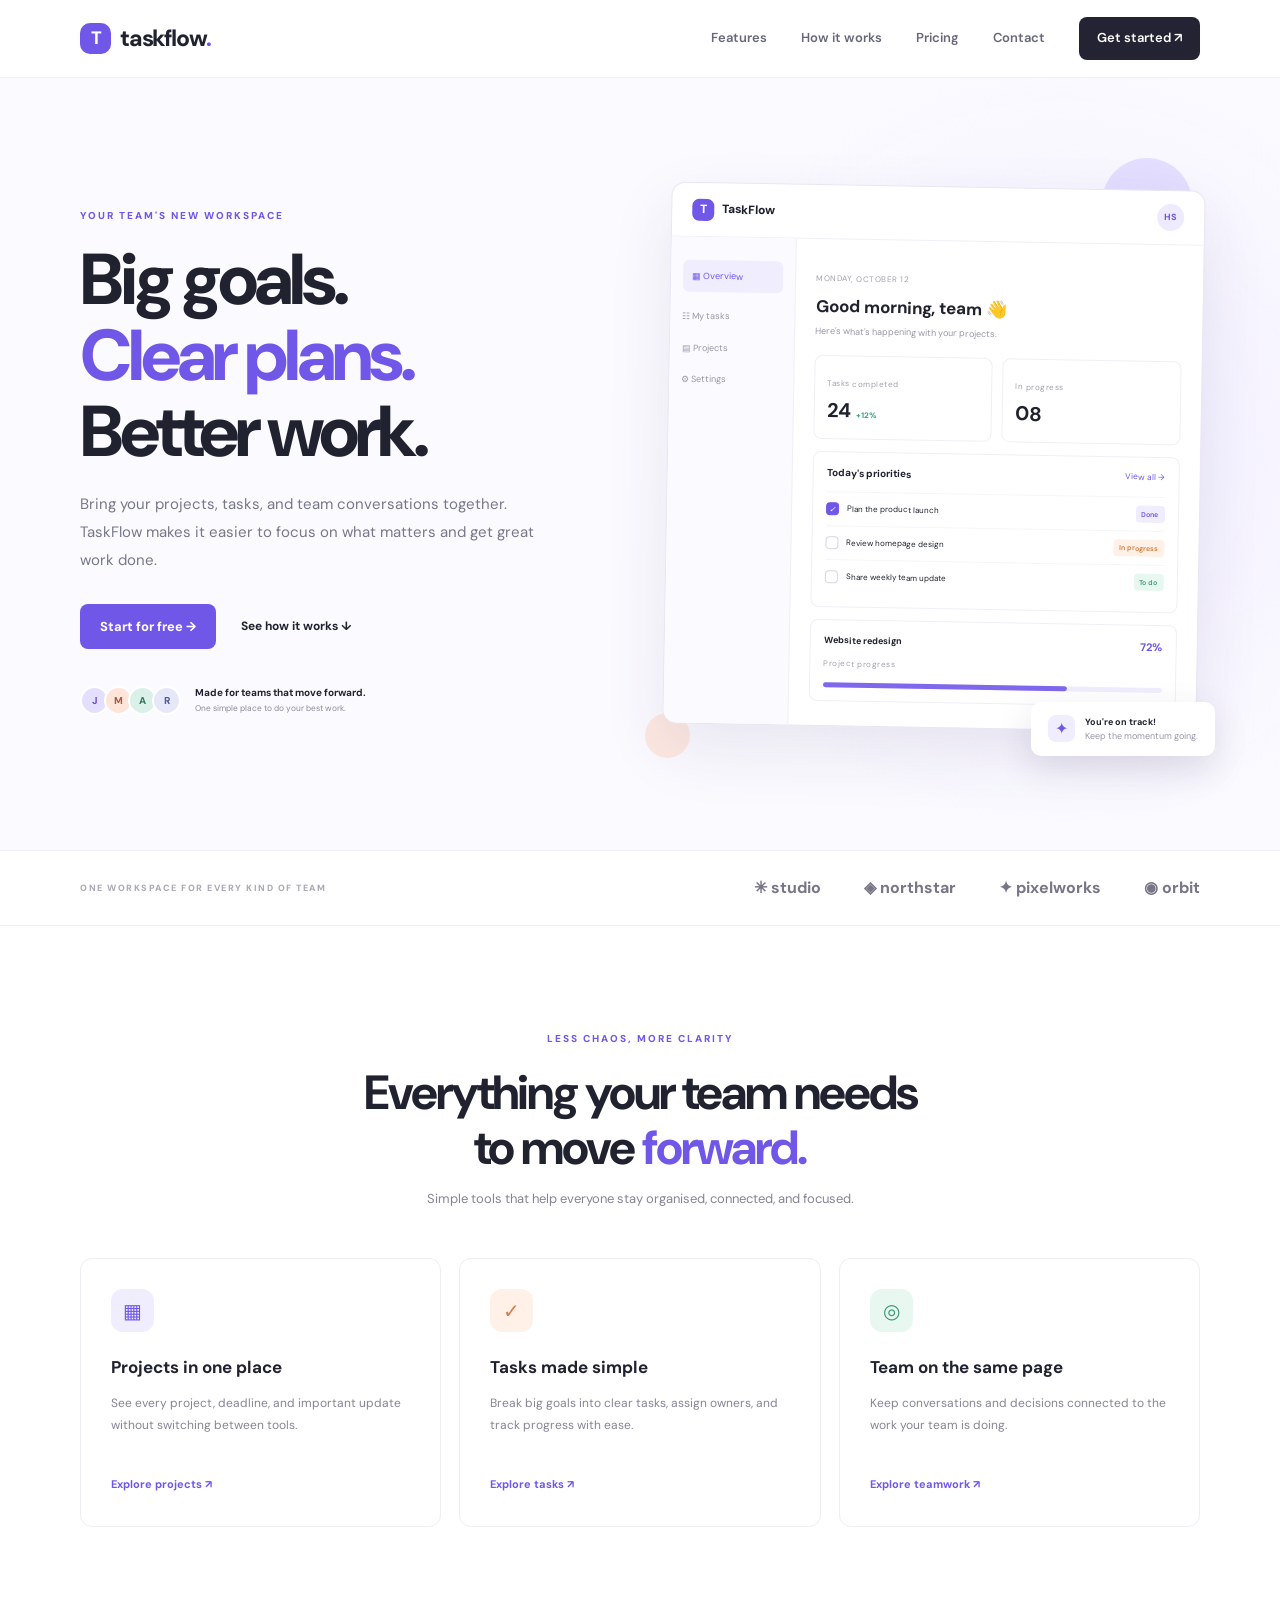
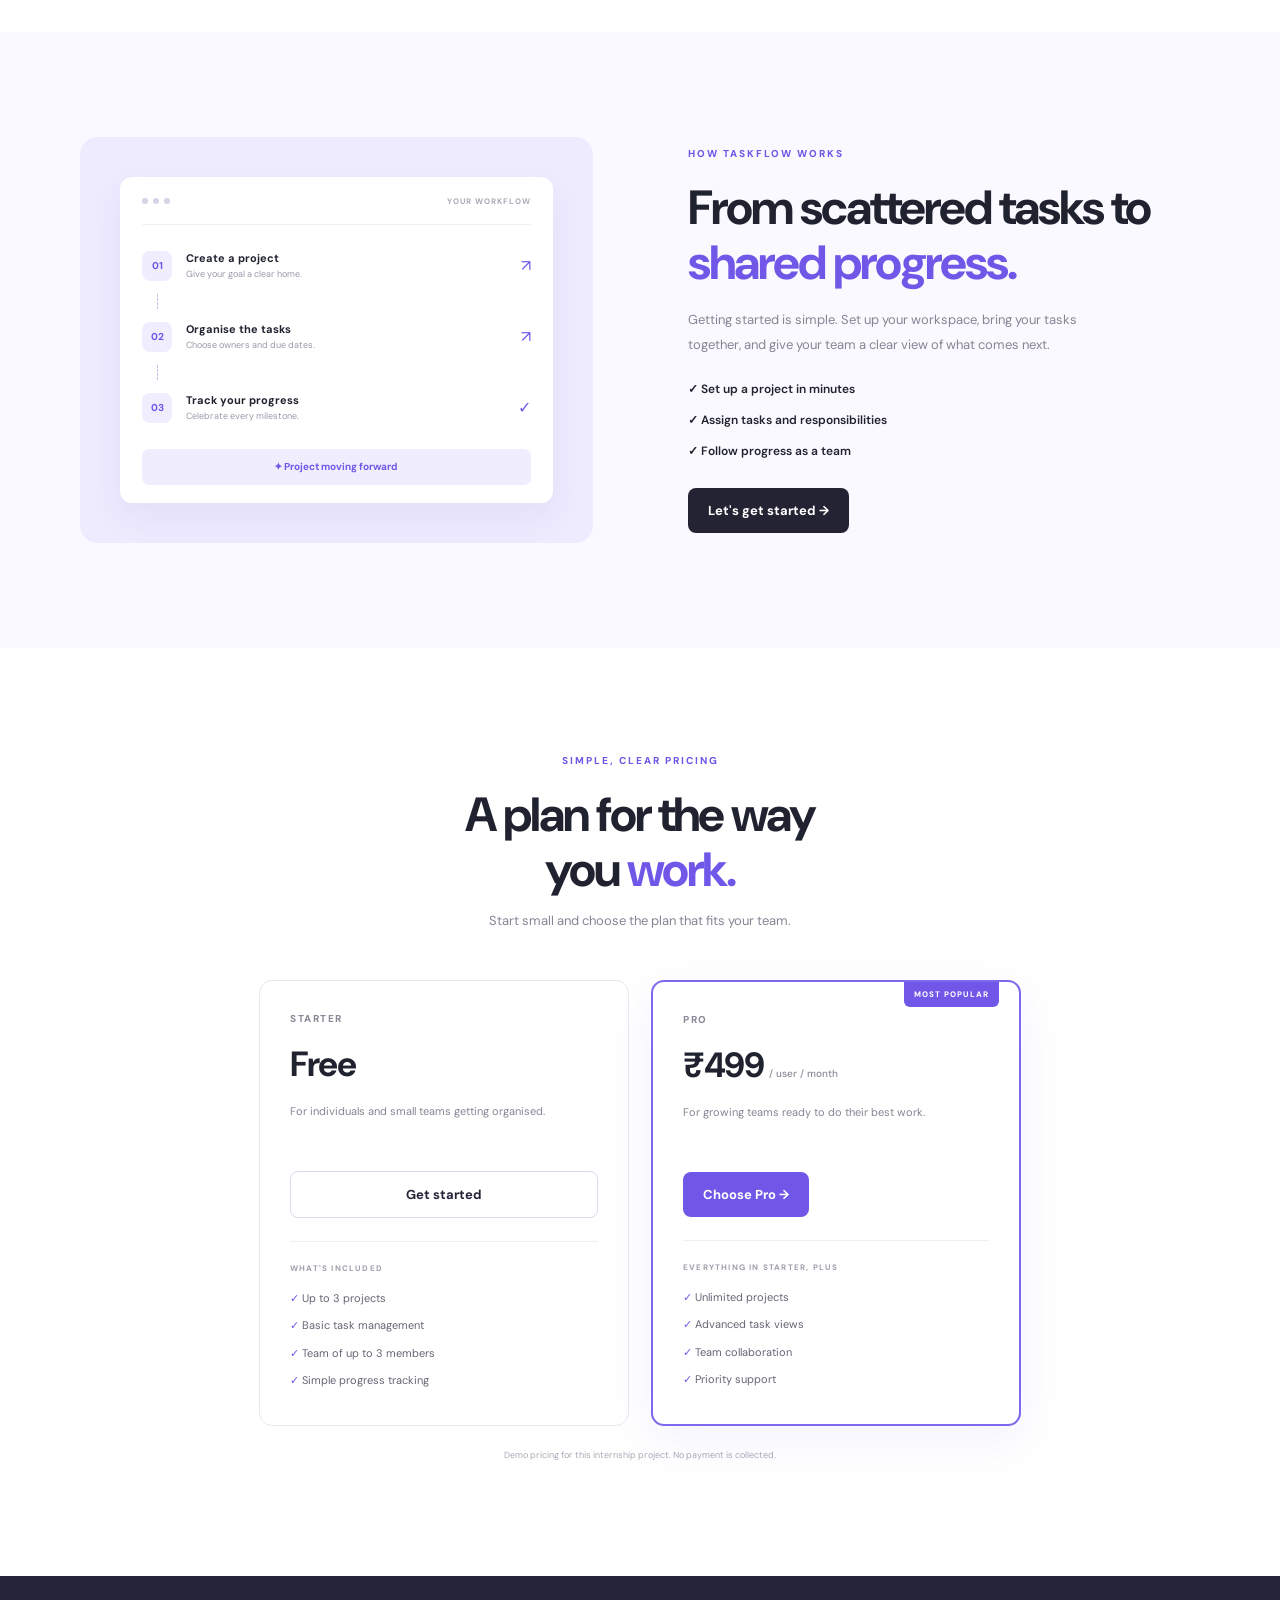
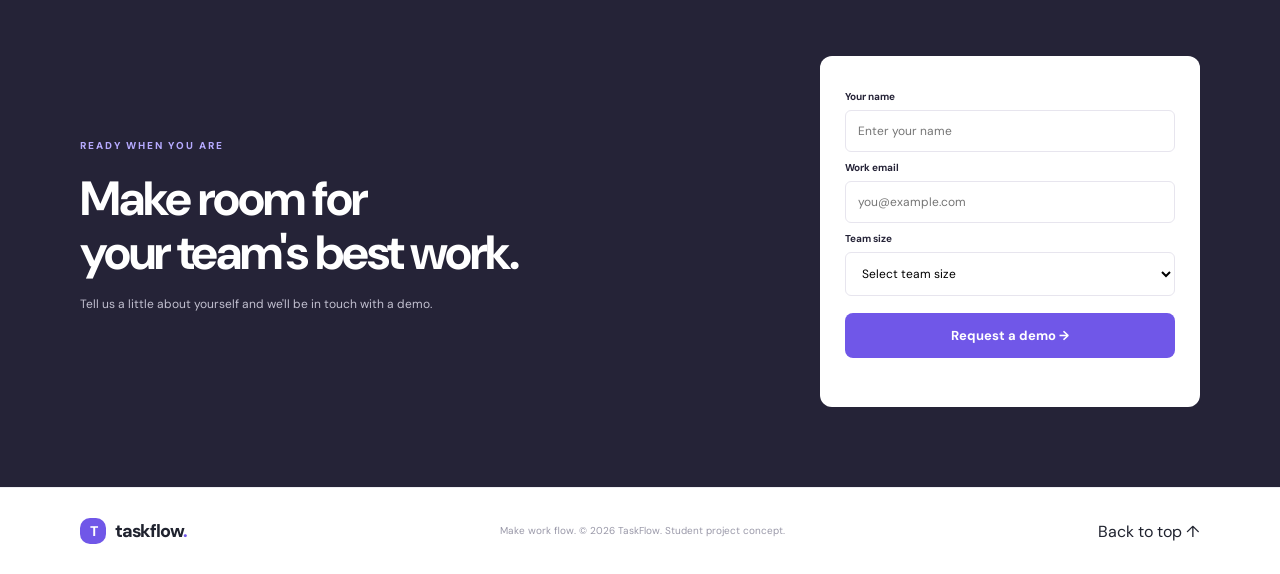
<file: index.html>
<!DOCTYPE html>
<html lang="en">
<head>
  <meta charset="UTF-8">
  <meta name="viewport" content="width=device-width, initial-scale=1.0">
  <meta name="description" content="TaskFlow helps teams plan projects, manage tasks, and work better together.">

  <title>TaskFlow — Work smarter together</title>

  <link rel="preconnect" href="https://fonts.googleapis.com">
  <link rel="preconnect" href="https://fonts.gstatic.com" crossorigin>

  <link href="https://fonts.googleapis.com/css2?family=DM+Sans:wght@400;500;600;700;800&display=swap" rel="stylesheet">

  <link rel="stylesheet" href="style.css">
<script src="script.js" defer></script>
</head>

<body>

  <!-- Navigation Bar -->
  <header class="site-header">
    <nav class="navbar container">

      <a class="brand" href="#home">
        <span class="brand-mark">T</span>
        taskflow<span class="brand-dot">.</span>
      </a>

      <button class="menu-toggle" id="menuToggle">
        ☰
      </button>

      <div class="nav-links" id="navLinks">
        <a href="#features">Features</a>
        <a href="#how-it-works">How it works</a>
        <a href="#pricing">Pricing</a>
        <a href="#contact">Contact</a>
        <a class="nav-cta" href="#contact">Get started ↗</a>
      </div>

    </nav>
  </header>

  <main>

    <!-- Hero Section -->
    <section class="hero section" id="home">

      <div class="container hero-grid">

        <div class="hero-copy">

          <div class="eyebrow">
            YOUR TEAM'S NEW WORKSPACE
          </div>

          <h1>
            Big goals.<br>
            <span>Clear plans.</span><br>
            Better work.
          </h1>

          <p class="hero-description">
            Bring your projects, tasks, and team conversations together.
            TaskFlow makes it easier to focus on what matters and get
            great work done.
          </p>

          <div class="hero-actions">
            <a class="button button-primary" href="#contact">
              Start for free →
            </a>

            <a class="text-link" href="#how-it-works">
              See how it works ↓
            </a>
          </div>

          <div class="hero-proof">
            <div class="avatar-stack">
              <span>J</span>
              <span>M</span>
              <span>A</span>
              <span>R</span>
            </div>

            <p>
              <strong>Made for teams that move forward.</strong>
              <br>
              <small>One simple place to do your best work.</small>
            </p>
          </div>

        </div>

        <!-- Dashboard Preview -->
        <div class="dashboard-wrap">

          <div class="dashboard">

            <div class="dash-top">
              <div class="dash-brand">
                <span class="brand-mark mini">T</span>
                TaskFlow
              </div>

              <div class="dash-user">HS</div>
            </div>

            <div class="dash-body">

              <aside class="dash-side">
                <span class="side-active">▦ Overview</span>
                <span>☷ My tasks</span>
                <span>▤ Projects</span>
                <span>⚙ Settings</span>
              </aside>

              <div class="dash-main">

                <div class="dash-greeting">
                  <small>MONDAY, OCTOBER 12</small>
                  <h3>Good morning, team 👋</h3>
                  <p>Here's what's happening with your projects.</p>
                </div>

                <div class="stats">

                  <div>
                    <small>Tasks completed</small>
                    <strong>24 <em>+12%</em></strong>
                  </div>

                  <div>
                    <small>In progress</small>
                    <strong>08</strong>
                  </div>

                </div>

                <div class="task-card">

                  <div class="task-heading">
                    <strong>Today's priorities</strong>
                    <small>View all →</small>
                  </div>

                  <div class="task-row">
                    <i class="check checked">✓</i>
                    <span>Plan the product launch</span>
                    <b class="tag purple">Done</b>
                  </div>

                  <div class="task-row">
                    <i class="check"></i>
                    <span>Review homepage design</span>
                    <b class="tag orange">In progress</b>
                  </div>

                  <div class="task-row">
                    <i class="check"></i>
                    <span>Share weekly team update</span>
                    <b class="tag green">To do</b>
                  </div>

                </div>

                <div class="progress-card">
                  <div>
                    <strong>Website redesign</strong>
                    <small>Project progress</small>
                  </div>

                  <b>72%</b>

                  <div class="progress">
                    <span></span>
                  </div>
                </div>

              </div>
            </div>

          </div>

          <div class="floating-note">
            <span>✦</span>
            <div>
              <strong>You're on track!</strong>
              <small>Keep the momentum going.</small>
            </div>
          </div>

          <div class="decor decor-one"></div>
          <div class="decor decor-two"></div>

        </div>

      </div>
    </section>

    <!-- Company Names -->
    <section class="trust-strip">
      <div class="container trust-inner">
        <span>ONE WORKSPACE FOR EVERY KIND OF TEAM</span>

        <div class="trust-words">
          <b>✳ studio</b>
          <b>◈ northstar</b>
          <b>✦ pixelworks</b>
          <b>◉ orbit</b>
        </div>
      </div>
    </section>

    <!-- Features Section -->
    <section class="section features-section" id="features">

      <div class="container">

        <div class="section-heading">
          <div class="eyebrow">LESS CHAOS, MORE CLARITY</div>

          <h2>
            Everything your team needs<br>
            to move <span>forward.</span>
          </h2>

          <p>
            Simple tools that help everyone stay organised,
            connected, and focused.
          </p>
        </div>

        <div class="feature-grid">

          <article class="feature-card">
            <div class="feature-icon lilac">▦</div>
            <h3>Projects in one place</h3>
            <p>
              See every project, deadline, and important update
              without switching between tools.
            </p>
            <a href="#how-it-works">Explore projects ↗</a>
          </article>

          <article class="feature-card">
            <div class="feature-icon peach">✓</div>
            <h3>Tasks made simple</h3>
            <p>
              Break big goals into clear tasks, assign owners,
              and track progress with ease.
            </p>
            <a href="#how-it-works">Explore tasks ↗</a>
          </article>

          <article class="feature-card">
            <div class="feature-icon mint">◎</div>
            <h3>Team on the same page</h3>
            <p>
              Keep conversations and decisions connected
              to the work your team is doing.
            </p>
            <a href="#how-it-works">Explore teamwork ↗</a>
          </article>

        </div>
      </div>
    </section>

    <!-- How It Works Section -->
    <section class="section how-section" id="how-it-works">

      <div class="container how-grid">

        <div class="how-visual">
          <div class="flow-window">

            <div class="flow-window-top">
              <span></span>
              <span></span>
              <span></span>
              <b>YOUR WORKFLOW</b>
            </div>

            <div class="flow-step">
              <i>01</i>
              <div>
                <strong>Create a project</strong>
                <small>Give your goal a clear home.</small>
              </div>
              <span>↗</span>
            </div>

            <div class="flow-line"></div>

            <div class="flow-step">
              <i>02</i>
              <div>
                <strong>Organise the tasks</strong>
                <small>Choose owners and due dates.</small>
              </div>
              <span>↗</span>
            </div>

            <div class="flow-line"></div>

            <div class="flow-step">
              <i>03</i>
              <div>
                <strong>Track your progress</strong>
                <small>Celebrate every milestone.</small>
              </div>
              <span>✓</span>
            </div>

            <div class="flow-complete">
              ✦ Project moving forward
            </div>

          </div>
        </div>

        <div class="how-copy">
          <div class="eyebrow">HOW TASKFLOW WORKS</div>

          <h2>
            From scattered tasks to
            <span>shared progress.</span>
          </h2>

          <p>
            Getting started is simple. Set up your workspace,
            bring your tasks together, and give your team
            a clear view of what comes next.
          </p>

          <ul class="check-list">
            <li>✓ Set up a project in minutes</li>
            <li>✓ Assign tasks and responsibilities</li>
            <li>✓ Follow progress as a team</li>
          </ul>

          <a class="button button-dark" href="#contact">
            Let's get started →
          </a>
        </div>

      </div>
    </section>

    <!-- Pricing Section -->
    <section class="section pricing-section" id="pricing">

      <div class="container">

        <div class="section-heading">
          <div class="eyebrow">SIMPLE, CLEAR PRICING</div>

          <h2>
            A plan for the way<br>
            you <span>work.</span>
          </h2>

          <p>Start small and choose the plan that fits your team.</p>
        </div>

        <div class="pricing-grid">

          <article class="price-card">

            <div class="plan-name">STARTER</div>
            <h3>Free</h3>

            <p class="price-description">
              For individuals and small teams getting organised.
            </p>

            <a class="button button-outline" href="#contact">
              Get started
            </a>

            <div class="included">WHAT'S INCLUDED</div>

            <ul>
              <li>✓ Up to 3 projects</li>
              <li>✓ Basic task management</li>
              <li>✓ Team of up to 3 members</li>
              <li>✓ Simple progress tracking</li>
            </ul>

          </article>

          <article class="price-card featured-price">

            <div class="popular-label">MOST POPULAR</div>

            <div class="plan-name">PRO</div>
            <h3>₹499 <small>/ user / month</small></h3>

            <p class="price-description">
              For growing teams ready to do their best work.
            </p>

            <a class="button button-primary" href="#contact">
              Choose Pro →
            </a>

            <div class="included">EVERYTHING IN STARTER, PLUS</div>

            <ul>
              <li>✓ Unlimited projects</li>
              <li>✓ Advanced task views</li>
              <li>✓ Team collaboration</li>
              <li>✓ Priority support</li>
            </ul>

          </article>

        </div>

        <p class="pricing-note">
          Demo pricing for this internship project.
          No payment is collected.
        </p>

      </div>
    </section>

    <!-- Contact Section -->
    <section class="cta-section" id="contact">

      <div class="container cta-grid">

        <div>
          <div class="eyebrow light-eyebrow">READY WHEN YOU ARE</div>

          <h2>
            Make room for<br>
            your team's best work.
          </h2>

          <p>
            Tell us a little about yourself and we'll
            be in touch with a demo.
          </p>
        </div>

        <form class="contact-form" id="demoForm" novalidate>

          <label for="name">Your name</label>
          <input
            id="name"
            name="name"
            type="text"
            placeholder="Enter your name"
            required
            minlength="2"
          >

          <label for="email">Work email</label>
          <input
            id="email"
            name="email"
            type="email"
            placeholder="you@example.com"
            required
          >

          <label for="team">Team size</label>

          <select id="team" name="team" required>
            <option value="">Select team size</option>
            <option>Just me</option>
            <option>2–5 people</option>
            <option>6–20 people</option>
            <option>21+ people</option>
          </select>

          <button class="button button-primary form-button" type="submit">
            Request a demo →
          </button>

          <p class="form-message" id="formMessage" role="status"></p>

        </form>

      </div>
    </section>

  </main>

  <!-- Footer -->
  <footer class="footer">
    <div class="container footer-inner">

      <a class="brand" href="#home">
        <span class="brand-mark">T</span>
        taskflow<span class="brand-dot">.</span>
      </a>

      <p>
        Make work flow. ©
        <span id="year"></span>
        TaskFlow. Student project concept.
      </p>

      <a href="#home">Back to top ↑</a>

    </div>
  </footer>

</body>
</html>
</file>
<file: style.css>
/* BASIC SETTINGS */
* {
  box-sizing: border-box;
}

html {
  scroll-behavior: smooth;
  scroll-padding-top: 85px;
}

body {
  margin: 0;
  font-family: "DM Sans", Arial, sans-serif;
  color: #20232f;
  background: #fff;
  line-height: 1.6;
}

a {
  color: inherit;
  text-decoration: none;
}

.container {
  width: min(1120px, calc(100% - 48px));
  margin: auto;
}

/* NAVIGATION */
.site-header {
  height: 78px;
  background: rgba(255,255,255,.94);
  border-bottom: 1px solid #f0f0f3;
  position: sticky;
  top: 0;
  z-index: 20;
  backdrop-filter: blur(12px);
}

.navbar {
  height: 100%;
  display: flex;
  align-items: center;
  justify-content: space-between;
}

.brand {
  font-size: 23px;
  font-weight: 800;
  letter-spacing: -1.2px;
  display: inline-flex;
  align-items: center;
  gap: 9px;
}

.brand-mark {
  width: 31px;
  height: 31px;
  border-radius: 10px;
  background: #7057e8;
  color: #fff;
  display: inline-grid;
  place-items: center;
  font-size: 18px;
  font-weight: 800;
}

.brand-dot {
  color: #7057e8;
  margin-left: -9px;
}

.nav-links {
  display: flex;
  align-items: center;
  gap: 34px;
  font-size: 13px;
  font-weight: 600;
  color: #666879;
}

.nav-links > a:not(.nav-cta):hover,
.text-link:hover {
  color: #7057e8;
}

.nav-cta {
  background: #242333;
  color: #fff;
  padding: 11px 18px;
  border-radius: 8px;
}

.nav-cta span {
  padding-left: 9px;
}

.menu-toggle {
  display: none;
  border: 0;
  background: none;
  font-size: 25px;
}

/* COMMON SECTION */
.section {
  padding: 105px 0;
}

/* HERO SECTION */
.hero {
  padding: 88px 0 92px;
  background: radial-gradient(circle at 83% 48%, #f0edff 0, transparent 34%), #fbfaff;
  overflow: hidden;
}

.hero-grid {
  display: grid;
  grid-template-columns: 1fr 1.05fr;
  align-items: center;
  gap: 55px;
}

.eyebrow {
  font-size: 10px;
  font-weight: 800;
  letter-spacing: 2px;
  color: #7057e8;
  margin-bottom: 18px;
}

.eyebrow-dot {
  display: inline-block;
  width: 7px;
  height: 7px;
  background: #8b79f0;
  border-radius: 50%;
  margin-right: 7px;
}

.hero h1 {
  font-size: clamp(48px, 6vw, 72px);
  letter-spacing: -4px;
  line-height: 1.05;
  margin: 0 0 22px;
  font-weight: 800;
}

.hero h1 span,
.section-heading h2 span,
.how-copy h2 span {
  color: #7057e8;
}

.hero-description {
  max-width: 455px;
  color: #777889;
  font-size: 15px;
  line-height: 1.85;
}

.hero-actions {
  display: flex;
  align-items: center;
  gap: 25px;
  margin: 30px 0 36px;
}

/* BUTTONS */
.button {
  border: 0;
  display: inline-flex;
  align-items: center;
  justify-content: center;
  gap: 24px;
  padding: 14px 20px;
  border-radius: 8px;
  font: 700 13px "DM Sans", sans-serif;
  cursor: pointer;
  transition: transform .2s, box-shadow .2s;
}

.button:hover {
  transform: translateY(-2px);
  box-shadow: 0 8px 22px #29204420;
}

.button-primary {
  background: #7057e8;
  color: #fff;
}

.button-dark {
  background: #242333;
  color: #fff;
}

.button-outline {
  border: 1px solid #ddd9ed;
  background: #fff;
  color: #252436;
  width: 100%;
}

.text-link {
  font-size: 12px;
  font-weight: 700;
}

.text-link span {
  padding-left: 7px;
}

/* HERO PROOF */
.hero-proof {
  display: flex;
  align-items: center;
  gap: 14px;
}

.avatar-stack {
  display: flex;
  padding-left: 5px;
}

.avatar-stack span {
  width: 29px;
  height: 29px;
  border-radius: 50%;
  border: 2px solid #fff;
  background: #e5dfff;
  color: #6552c8;
  display: grid;
  place-items: center;
  font-size: 10px;
  font-weight: 800;
  margin-left: -5px;
}

.avatar-stack span:nth-child(2) {
  background: #ffe5d9;
  color: #a55b42;
}

.avatar-stack span:nth-child(3) {
  background: #d9f1e8;
  color: #357a61;
}

.avatar-stack span:nth-child(4) {
  background: #e6e8fa;
  color: #515b9a;
}

.hero-proof p {
  font-size: 10px;
  line-height: 1.5;
  margin: 0;
}

.hero-proof small {
  color: #8b8c99;
}

/* DASHBOARD */
.dashboard-wrap {
  position: relative;
  padding: 20px 0 30px 12px;
}

.dashboard {
  position: relative;
  z-index: 2;
  background: #fff;
  border: 1px solid #e9e6f4;
  border-radius: 14px;
  box-shadow: 0 25px 65px #33275b18;
  overflow: hidden;
  transform: rotate(1deg);
}

.dash-top {
  height: 54px;
  border-bottom: 1px solid #f0eff5;
  display: flex;
  align-items: center;
  justify-content: space-between;
  padding: 0 20px;
}

.dash-brand {
  font-size: 12px;
  font-weight: 800;
  display: flex;
  align-items: center;
  gap: 8px;
}

.brand-mark.mini {
  width: 22px;
  height: 22px;
  border-radius: 7px;
  font-size: 12px;
}

.dash-user {
  background: #eeeaff;
  color: #6e59d8;
  border-radius: 50%;
  width: 27px;
  height: 27px;
  display: grid;
  place-items: center;
  font-size: 9px;
  font-weight: 800;
}

.dash-body {
  display: grid;
  grid-template-columns: 125px 1fr;
  min-height: 350px;
}

.dash-side {
  background: #fbfaff;
  border-right: 1px solid #f0eff5;
  padding: 23px 12px;
  display: flex;
  flex-direction: column;
  gap: 17px;
  font-size: 9px;
  color: #9998a8;
}

.side-active {
  color: #7057e8;
  background: #f0edff;
  padding: 9px;
  border-radius: 6px;
}

.dash-main {
  padding: 24px 20px;
}

.dash-greeting small,
.stats small,
.progress-card small {
  font-size: 8px;
  color: #a2a1ad;
  letter-spacing: .5px;
}

.dash-greeting h3 {
  font-size: 17px;
  margin: 4px 0;
}

.dash-greeting p {
  font-size: 9px;
  color: #9998a8;
  margin: 0 0 17px;
}

/* DASHBOARD STATS */
.stats {
  display: grid;
  grid-template-columns: 1fr 1fr;
  gap: 10px;
}

.stats > div {
  padding: 12px;
  border: 1px solid #f0eff5;
  border-radius: 8px;
}

.stats strong {
  display: block;
  font-size: 20px;
}

.stats em {
  font-size: 8px;
  color: #36a77b;
  font-style: normal;
}

/* TASKS */
.task-card,
.progress-card {
  border: 1px solid #f0eff5;
  border-radius: 8px;
  padding: 13px;
  margin-top: 12px;
}

.task-heading {
  display: flex;
  justify-content: space-between;
  font-size: 10px;
  margin-bottom: 10px;
}

.task-heading small {
  color: #7057e8;
}

.task-row {
  display: flex;
  align-items: center;
  gap: 8px;
  padding: 8px 0;
  border-top: 1px solid #f6f5f8;
  font-size: 8px;
}

.check {
  width: 13px;
  height: 13px;
  border: 1px solid #d8d5e2;
  border-radius: 4px;
  color: #fff;
  font-size: 8px;
  text-align: center;
}

.check.checked {
  background: #7057e8;
  border-color: #7057e8;
}

.tag {
  font-size: 7px;
  font-weight: 600;
  padding: 3px 6px;
  border-radius: 4px;
  margin-left: auto;
}

.purple {
  background: #f0edff;
  color: #7057e8;
}

.orange {
  background: #fff1e7;
  color: #d47b39;
}

.green {
  background: #e8f8f1;
  color: #399b75;
}

/* PROGRESS BAR */
.progress-card {
  display: grid;
  grid-template-columns: 1fr auto;
  gap: 2px;
}

.progress-card strong {
  font-size: 9px;
  display: block;
}

.progress-card small {
  font-size: 8px;
}

.progress-card > b {
  font-size: 11px;
  color: #7057e8;
}

.progress {
  grid-column: 1/3;
  height: 5px;
  background: #f0edff;
  border-radius: 5px;
  margin-top: 7px;
}

.progress span {
  display: block;
  width: 72%;
  height: 100%;
  background: #8068ed;
  border-radius: 5px;
}

/* FLOATING NOTE */
.floating-note {
  position: absolute;
  z-index: 3;
  right: -15px;
  bottom: 2px;
  background: #fff;
  box-shadow: 0 12px 35px #33275b20;
  padding: 13px 17px;
  border-radius: 10px;
  display: flex;
  align-items: center;
  gap: 10px;
}

.floating-note > span {
  width: 27px;
  height: 27px;
  background: #f0edff;
  color: #7057e8;
  border-radius: 8px;
  display: grid;
  place-items: center;
}

.floating-note strong,
.floating-note small {
  display: block;
  font-size: 9px;
}

.floating-note small {
  color: #9998a8;
}

.decor {
  position: absolute;
  border-radius: 50%;
  background: #cfc5ff;
  opacity: .5;
}

.decor-one {
  width: 90px;
  height: 90px;
  top: -8px;
  right: 8px;
}

.decor-two {
  width: 45px;
  height: 45px;
  bottom: 0;
  left: -10px;
  background: #ffd7c4;
}

/* TRUST STRIP */
.trust-strip {
  border-top: 1px solid #f1eff6;
  border-bottom: 1px solid #f1eff6;
  padding: 24px 0;
}

.trust-inner {
  display: flex;
  justify-content: space-between;
  align-items: center;
  gap: 20px;
}

.trust-inner > span {
  font-size: 9px;
  font-weight: 800;
  letter-spacing: 1.5px;
  color: #aaa9b5;
}

.trust-words {
  display: flex;
  gap: 43px;
  color: #777686;
  font-size: 16px;
}

/* SECTION HEADINGS */
.section-heading {
  text-align: center;
  margin-bottom: 48px;
}

.section-heading h2,
.how-copy h2 {
  font-size: clamp(34px, 4vw, 48px);
  line-height: 1.15;
  letter-spacing: -2px;
  margin: 0 0 14px;
}

.section-heading p,
.how-copy > p {
  color: #858594;
  font-size: 13px;
  margin: 0;
}

/* FEATURES */
.feature-grid {
  display: grid;
  grid-template-columns: repeat(3, 1fr);
  gap: 18px;
}

.feature-card {
  padding: 30px;
  border: 1px solid #eeedf3;
  border-radius: 12px;
  transition: transform .2s, box-shadow .2s;
}

.feature-card:hover {
  transform: translateY(-5px);
  box-shadow: 0 15px 35px #2920440d;
}

.feature-icon {
  width: 43px;
  height: 43px;
  border-radius: 12px;
  display: grid;
  place-items: center;
  font-size: 20px;
  margin-bottom: 22px;
}

.lilac {
  background: #f0edff;
  color: #7057e8;
}

.peach {
  background: #fff0e8;
  color: #d77d4d;
}

.mint {
  background: #e8f8f1;
  color: #389a76;
}

.feature-card h3 {
  font-size: 17px;
  margin: 0 0 9px;
}

.feature-card p {
  font-size: 12px;
  color: #858594;
  line-height: 1.8;
  min-height: 65px;
}

.feature-card a {
  font-size: 11px;
  font-weight: 700;
  color: #7057e8;
}

/* HOW IT WORKS */
.how-section {
  background: #faf9ff;
}

.how-grid {
  display: grid;
  grid-template-columns: 1fr 1fr;
  gap: 95px;
  align-items: center;
}

.how-visual {
  background: #eeebff;
  border-radius: 18px;
  padding: 40px;
}

.flow-window {
  background: #fff;
  border-radius: 12px;
  padding: 18px 22px;
  box-shadow: 0 14px 35px #3a2d7410;
}

.flow-window-top {
  display: flex;
  align-items: center;
  gap: 5px;
  border-bottom: 1px solid #f0eff5;
  padding-bottom: 16px;
  margin-bottom: 13px;
}

.flow-window-top > span {
  width: 6px;
  height: 6px;
  border-radius: 50%;
  background: #d7d2e8;
}

.flow-window-top b {
  font-size: 8px;
  letter-spacing: 1px;
  color: #aaa9b5;
  margin-left: auto;
}

.flow-step {
  display: flex;
  align-items: center;
  gap: 14px;
  padding: 12px 0;
}

.flow-step i {
  font-style: normal;
  color: #7057e8;
  background: #f0edff;
  border-radius: 8px;
  width: 30px;
  height: 30px;
  display: grid;
  place-items: center;
  font-size: 10px;
  font-weight: 800;
}

.flow-step strong,
.flow-step small {
  display: block;
}

.flow-step strong {
  font-size: 11px;
}

.flow-step small {
  font-size: 9px;
  color: #9998a8;
}

.flow-step > span {
  margin-left: auto;
  color: #7057e8;
}

.flow-line {
  height: 15px;
  border-left: 1px dashed #c8c1e6;
  margin-left: 15px;
}

.flow-complete {
  background: #f0edff;
  color: #7057e8;
  text-align: center;
  border-radius: 7px;
  padding: 10px;
  font-size: 10px;
  font-weight: 700;
  margin-top: 13px;
}

.how-copy h2 {
  margin-bottom: 18px;
}

.how-copy > p {
  line-height: 1.9;
  max-width: 440px;
}

.check-list {
  list-style: none;
  padding: 0;
  margin: 22px 0 27px;
  font-size: 12px;
  font-weight: 600;
}

.check-list li {
  margin: 12px 0;
}

.check-list span {
  color: #7057e8;
  background: #f0edff;
  border-radius: 50%;
  padding: 3px 6px;
  margin-right: 8px;
}

/* PRICING */
.pricing-section {
  background: #fff;
}

.pricing-grid {
  display: grid;
  grid-template-columns: repeat(2, minmax(0, 370px));
  justify-content: center;
  gap: 22px;
}

.price-card {
  position: relative;
  border: 1px solid #eae8f1;
  border-radius: 13px;
  padding: 30px;
}

.featured-price {
  border: 2px solid #8068ed;
  box-shadow: 0 15px 45px #7057e814;
}

.popular-label {
  position: absolute;
  right: 20px;
  top: 0;
  background: #7057e8;
  color: #fff;
  font-size: 8px;
  font-weight: 800;
  letter-spacing: 1px;
  padding: 6px 10px;
  border-radius: 0 0 6px 6px;
}

.plan-name {
  font-size: 10px;
  font-weight: 800;
  letter-spacing: 1.5px;
  color: #8a8997;
}

.price-card h3 {
  font-size: 35px;
  letter-spacing: -1.5px;
  margin: 9px 0;
}

.price-card h3 small {
  font-size: 10px;
  letter-spacing: 0;
  color: #8a8997;
  font-weight: 500;
}

.price-description {
  font-size: 11px;
  color: #858594;
  min-height: 42px;
}

.price-card .button {
  margin: 15px 0 23px;
}

.included {
  font-size: 8px;
  font-weight: 800;
  letter-spacing: 1.2px;
  color: #a1a0ad;
  border-top: 1px solid #f0eff5;
  padding-top: 20px;
}

.price-card ul {
  list-style: none;
  padding: 0;
  margin: 10px 0 0;
  font-size: 11px;
  color: #656575;
}

.price-card li {
  padding: 5px 0;
}

.price-card li::first-letter {
  color: #7057e8;
}

.pricing-note {
  text-align: center;
  color: #aaa9b5;
  font-size: 9px;
  margin-top: 22px;
}

/* CONTACT */
.cta-section {
  background: #252337;
  color: #fff;
  padding: 80px 0;
}

.cta-grid {
  display: grid;
  grid-template-columns: 1fr 380px;
  gap: 90px;
  align-items: center;
}

.light-eyebrow {
  color: #b6aaff;
}

.cta-grid h2 {
  font-size: clamp(35px, 4vw, 48px);
  line-height: 1.12;
  letter-spacing: -2px;
  margin: 0 0 15px;
}

.cta-grid > div > p {
  font-size: 12px;
  color: #c2c0d0;
  max-width: 360px;
}

.contact-form {
  background: #fff;
  color: #252337;
  padding: 25px;
  border-radius: 12px;
  display: flex;
  flex-direction: column;
}

.contact-form label {
  font-size: 10px;
  font-weight: 700;
  margin: 8px 0 5px;
}

.contact-form input,
.contact-form select {
  font: 12px "DM Sans", sans-serif;
  padding: 12px;
  border: 1px solid #e7e5ee;
  border-radius: 6px;
  outline: none;
  background: #fff;
}

.contact-form input:focus,
.contact-form select:focus {
  border-color: #8068ed;
  box-shadow: 0 0 0 3px #8068ed20;
}

.form-button {
  margin-top: 17px;
  width: 100%;
}

.form-message {
  font-size: 10px;
  margin: 9px 0 0;
  min-height: 15px;
  color: #23845f;
}

.form-message.error {
  color: #c44c4c;
}

/* FOOTER */
.footer {
  padding: 25px 0;
  border-top: 1px solid #eeeef2;
}

.footer-inner {
  display: flex;
  align-items: center;
  justify-content: space-between;
  gap: 20px;
}

.footer .brand {
  font-size: 18px;
}

.footer .brand-mark {
  width: 26px;
  height: 26px;
  font-size: 14px;
}

.footer p,
.footer > a:last-child {
  font-size: 10px;
  color: #9998a8;
}

.footer > a:last-child {
  font-weight: 700;
  color: #7057e8;
}

/* TABLET RESPONSIVE */
@media (max-width: 850px) {

  .hero-grid {
    gap: 25px;
  }

  .hero h1 {
    font-size: 58px;
  }

  .trust-words {
    gap: 20px;
  }

  .how-grid {
    gap: 40px;
  }

  .cta-grid {
    gap: 35px;
  }

  .dash-body {
    grid-template-columns: 100px 1fr;
  }

  .dash-side {
    font-size: 8px;
  }

  .dash-main {
    padding: 20px 13px;
  }
}

/* MOBILE RESPONSIVE */
@media (max-width: 650px) {

  .container {
    width: min(100% - 36px, 500px);
  }

  .site-header {
    height: 68px;
  }

  .menu-toggle {
    display: block;
    color: #252337;
  }

  .nav-links {
    display: none;
    position: absolute;
    top: 67px;
    left: 0;
    right: 0;
    background: #fff;
    padding: 18px 24px 24px;
    box-shadow: 0 15px 25px #29204412;
    flex-direction: column;
    align-items: stretch;
    gap: 17px;
  }

  .nav-links.open {
    display: flex;
  }

  .nav-cta {
    text-align: center;
  }

  .hero {
    padding: 65px 0 70px;
  }

  .hero-grid {
    grid-template-columns: 1fr;
    gap: 35px;
  }

  .hero h1 {
    font-size: 57px;
    letter-spacing: -3px;
  }

  .hero-description {
    font-size: 13px;
  }

  .dashboard-wrap {
    max-width: 500px;
    margin: auto;
    padding: 10px 0 30px;
  }

  .dashboard {
    transform: none;
  }

  .dash-body {
    min-height: 315px;
  }

  .floating-note {
    right: -5px;
  }

  .section {
    padding: 75px 0;
  }

  .trust-inner {
    flex-direction: column;
    text-align: center;
  }

  .trust-words {
    flex-wrap: wrap;
    justify-content: center;
    gap: 15px 25px;
  }

  .feature-grid {
    grid-template-columns: 1fr;
  }

  .feature-card p {
    min-height: 0;
  }

  .section-heading {
    margin-bottom: 35px;
  }

  .section-heading h2,
  .how-copy h2 {
    font-size: 37px;
  }

  .how-grid {
    grid-template-columns: 1fr;
    gap: 40px;
  }

  .how-visual {
    padding: 22px;
  }

  .pricing-grid {
    grid-template-columns: 1fr;
    max-width: 390px;
    margin: auto;
  }

  .cta-section {
    padding: 65px 0;
  }

  .cta-grid {
    grid-template-columns: 1fr;
    gap: 25px;
  }

  .contact-form {
    padding: 21px;
  }

  .footer-inner {
    flex-wrap: wrap;
    justify-content: center;
    text-align: center;
  }

  .footer-inner p {
    order: 3;
    width: 100%;
    margin: 0;
  }

  .footer .brand {
    margin-right: auto;
  }

  .footer > a:last-child {
    margin-left: auto;
  }
}

/* SMALL MOBILE RESPONSIVE */
@media (max-width: 380px) {

  .hero h1 {
    font-size: 49px;
  }

  .dash-body {
    grid-template-columns: 82px 1fr;
  }

  .dash-side {
    padding: 18px 7px;
    font-size: 7px;
  }

  .dash-main {
    padding: 16px 9px;
  }

  .task-row {
    font-size: 7px;
  }

  .floating-note {
    right: 0;
  }

  .trust-words {
    font-size: 13px;
  }
}
</file>
